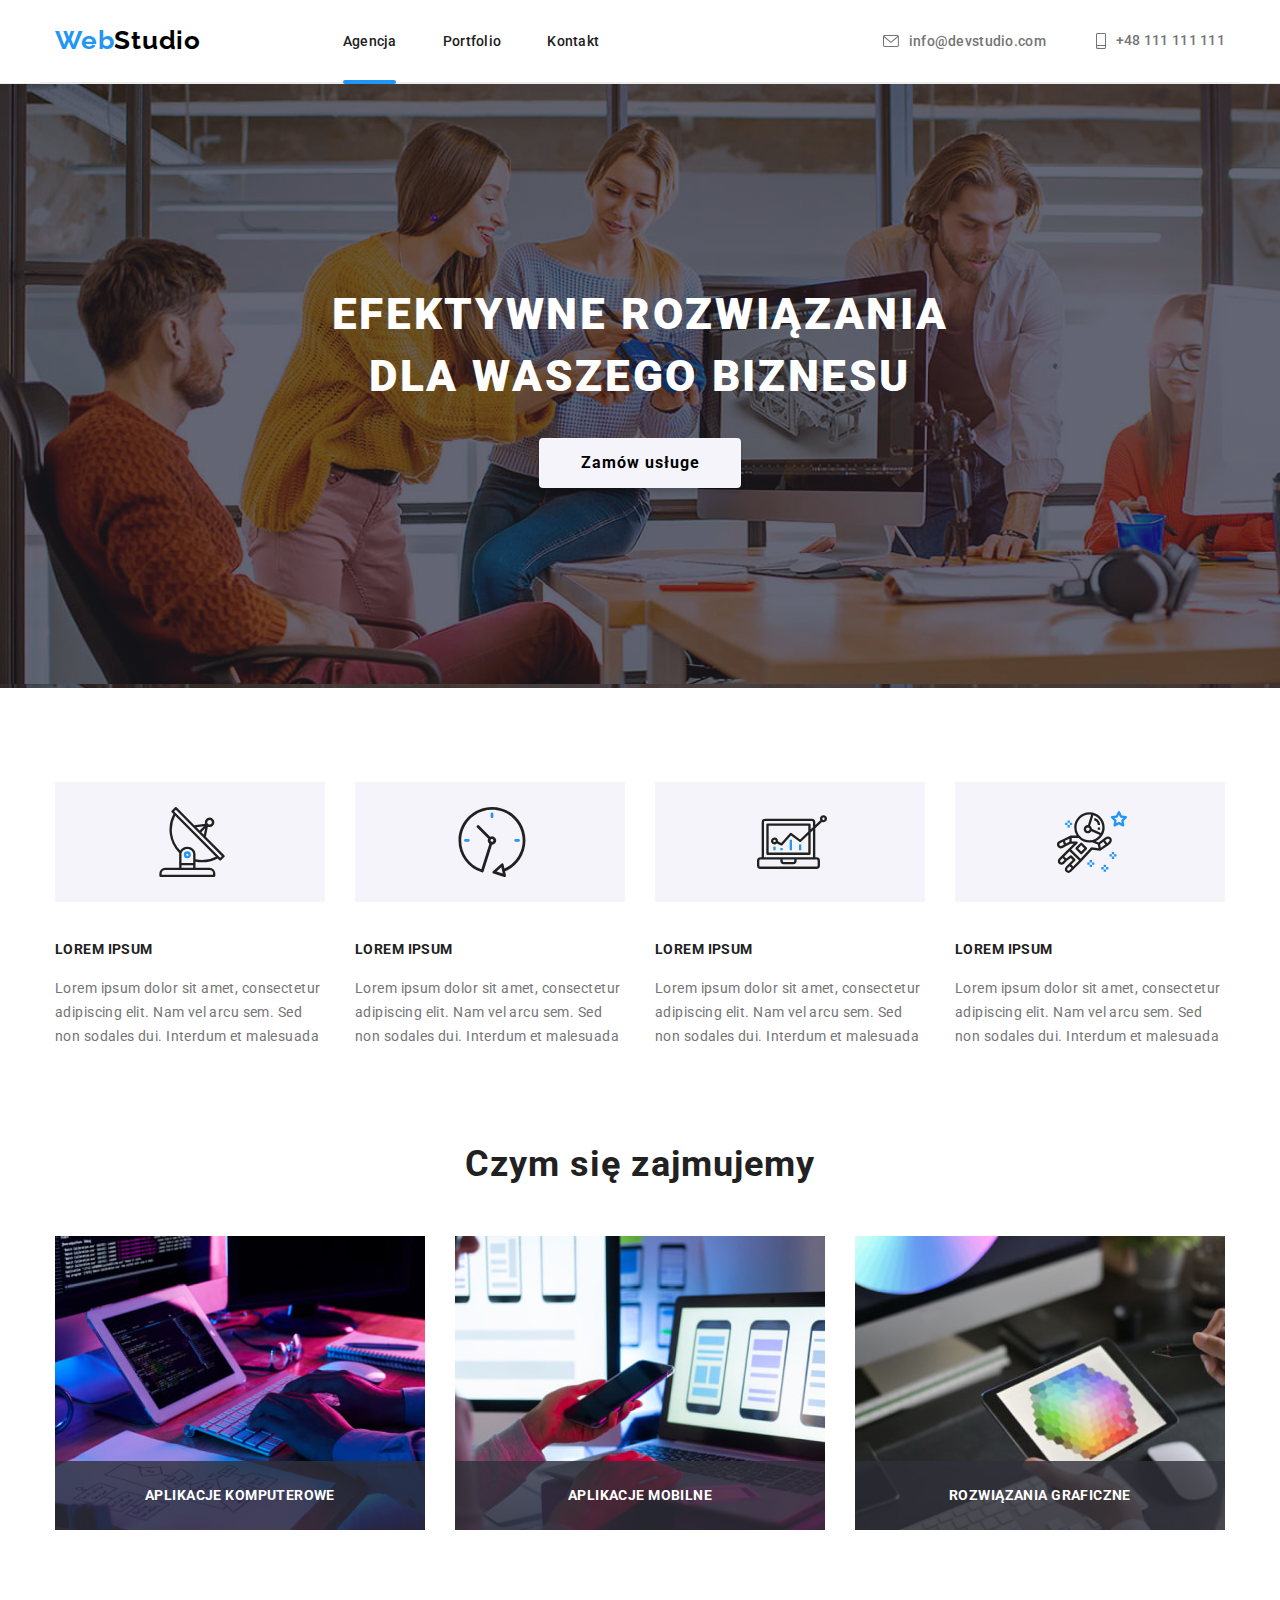
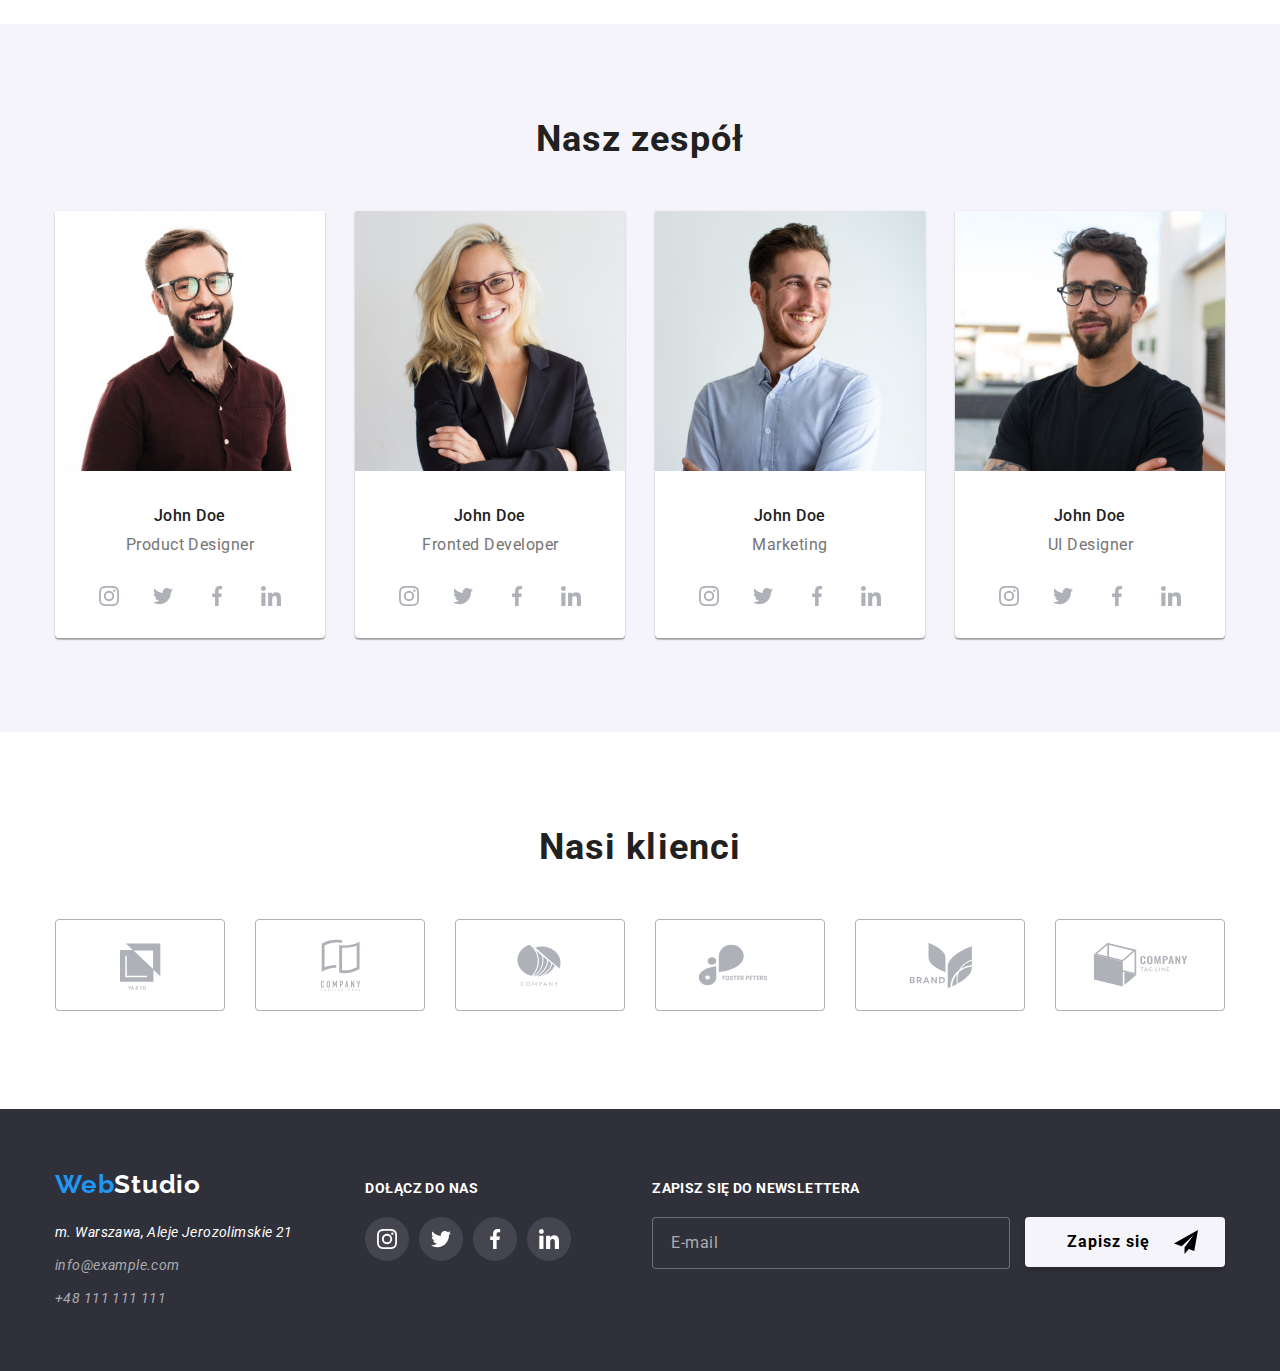
<file: index.html>
<!DOCTYPE html>
<html lang="pl">
  <head>
    <meta charset="UTF-8" />
    <meta http-equiv="X-UA-Compatible" content="IE=edge" />
    <meta name="viewport" content="width=device-width, initial-scale=1.0" />
    <title>EFEKTYWNE ROZWIĄZANIA DLA WASZEGO BIZNESU</title>
    <link rel="preconnect" href="https://fonts.googleapis.com" />
    <link rel="preconnect" href="https://fonts.gstatic.com" crossorigin />
    <link
      href="https://fonts.googleapis.com/css2?family=Raleway:wght@700&family=Roboto:wght@400;500;700;900&display=swap"
      rel="stylesheet"
    />
    <link rel="stylesheet" href="./css/modern-normalize.min.css" />

    <link rel="stylesheet" href="./css/styles.css" />
  </head>
  <body>
    <header class="header-border">
      <div class="container nav-list">
        <nav class="nav-list-logo">
          <a href="./index.html" class="link-nav"
            ><span class="logo-web">Web</span
            ><span class="logo-studio-header">Studio</span></a
          >
        </nav>
        <ul class="nav-list-menu">
          <li>
            <div class="main-nav-underline">
              <a class="link-nav" href="./index.html">Agencja</a>
            </div>
          </li>
          <li><a class="link-nav" href="./portfolio.html">Portfolio</a></li>
          <li><a class="link-nav" href="#">Kontakt</a></li>
        </ul>
        <ul class="nav-list-contact">
          <li>
            <a href="mailto:info@devstudio.com" class="mail-header">
              <svg width="16" height="12">
                <use href="./images/icons.svg#icon-envelope"></use>
              </svg>
              info@devstudio.com
            </a>
          </li>
          <li>
            <a href="tel:48111111111" class="tel-header">
              <svg width="10" height="16">
                <use href="./images/icons.svg#icon-smartphone"></use>
              </svg>
              +48 111 111 111
            </a>
          </li>
        </ul>
      </div>
    </header>
    <!--Menu-->
    <section class="main-header-box">
      <div class="main-header-box-inside container">
        <h1 class="main-header">Efektywne rozwiązania dla waszego biznesu</h1>
        <button data-modal-open type="button" class="button-main button-agency">
          Zamów usługe
        </button>
      </div>
      <div class="backdrop is-hidden" data-modal>
        <div class="modal">
          <button type="button" class="button-close" data-modal-close>
            <svg width="18" height="18" class="close-icon-style">
              <use href="./images/icons.svg#icon-close"></use>
            </svg>
          </button>
          <form name="contact-data-form">
            <h3 class="header-form">Zostaw swoje dane w formularzu poniżej</h3>
            <label for="name" class="contact-label">Imie</label>
            <label class="contact-data-form">
              <svg width="18" height="18">
                <use href="./images/icons.svg#icon-person"></use>
              </svg>
              <input type="text" name="username" class="input-name" id="name" />
            </label>
            <label for="tel" class="contact-label">Telefon</label>
            <label class="contact-data-form">
              <svg width="18" height="18">
                <use href="./images/icons.svg#icon-phone"></use>
              </svg>
              <input type="tel" name="phone" class="input-name" id="tel" />
            </label>
            <label for="email" class="contact-label">Email</label>
            <label class="contact-data-form">
              <svg width="18" height="18">
                <use href="./images/icons.svg#icon-email"></use>
              </svg>
              <input type="email" name="email" class="input-name" id="email" />
            </label>
            <label for="comment" class="contact-label">Komentarz</label>
            <label class="contact-data-comment">
              <textarea
                name="comment"
                class="textarea"
                placeholder="Wprowadź tekst"
                id="comment"
              ></textarea>
            </label>
            <div class="regulation-box">
              <div class="checkbox">
                <input type="checkbox" id="regulation" />
                <svg width="16" height="15" class="icon">
                  <use href="./images/icons.svg#icon-vector"></use>
                </svg>
              </div>
              <label for="regulation" class="regulation"
                >Oświadczam iż akceptuję
                <a href="#" class="regulation-color-link">Regulamin</a> i
                <a href="#" class="regulation-color-link"
                  >Politykę Prywatności.</a
                ></label
              >
            </div>
            <div class="button-submit-box">
              <button type="submit" class="button-submit button-agency">
                Wyślij
              </button>
            </div>
          </form>
        </div>
      </div>
    </section>
    <!--Nasze atuty-->
    <section class="container advantages-box">
      <div class="advantages-box-inside">
        <a class="advantages-icon-background">
          <svg width="70" height="70" class="advantages-icon-style">
            <use href="./images/icons.svg#icon-antenna"></use>
          </svg>
        </a>
        <h3 class="third-header">Lorem ipsum</h3>
        <p class="description">
          Lorem ipsum dolor sit amet, consectetur adipiscing elit. Nam vel arcu
          sem. Sed non sodales dui. Interdum et malesuada
        </p>
      </div>
      <div class="advantages-box-inside">
        <a class="advantages-icon-background">
          <svg width="70" height="70" class="advantages-icon-style">
            <use href="./images/icons.svg#icon-clock"></use>
          </svg>
        </a>
        <h3 class="third-header">Lorem ipsum</h3>
        <p class="description">
          Lorem ipsum dolor sit amet, consectetur adipiscing elit. Nam vel arcu
          sem. Sed non sodales dui. Interdum et malesuada
        </p>
      </div>
      <div class="advantages-box-inside">
        <a class="advantages-icon-background">
          <svg width="70" height="70" class="advantages-icon-style">
            <use href="./images/icons.svg#icon-diagram"></use>
          </svg>
        </a>
        <h3 class="third-header">Lorem ipsum</h3>
        <p class="description">
          Lorem ipsum dolor sit amet, consectetur adipiscing elit. Nam vel arcu
          sem. Sed non sodales dui. Interdum et malesuada
        </p>
      </div>
      <div class="advantages-box-inside">
        <a class="advantages-icon-background">
          <svg width="70" height="70" class="advantages-icon-style">
            <use href="./images/icons.svg#icon-astronaut"></use>
          </svg>
        </a>
        <h3 class="third-header">Lorem ipsum</h3>
        <p class="description">
          Lorem ipsum dolor sit amet, consectetur adipiscing elit. Nam vel arcu
          sem. Sed non sodales dui. Interdum et malesuada
        </p>
      </div>
    </section>
    <!--Czym się zajmujemy-->
    <section>
      <div class="container activity-header-box">
        <h2 class="activity-header">Czym się zajmujemy</h2>
      </div>
      <div class="container">
        <ul class="card-activity">
          <li class="images-activity-style">
            <img
              src="./images/aboutus/img1.jpg"
              alt="ręce człowieka piszące kod na komputerze"
              width="370"
              height="294"
            />
            <p class="image-desktop-app">Aplikacje komputerowe</p>
          </li>
          <li class="images-activity-style">
            <img
              src="./images/aboutus/img2.jpg"
              alt="ręce człowieka trzymające telefon"
              width="370"
              height="294"
            />
            <p class="image-mobile-app">Aplikacje mobilne</p>
          </li>
          <li class="images-activity-style">
            <img
              src="./images/aboutus/img3.jpg"
              alt="ręce człowieka trzymające tablet z paletą kolorów"
              width="370"
              height="294"
            />
            <p class="image-graphic">Rozwiązania graficzne</p>
          </li>
        </ul>
      </div>
    </section>
    <!--Nasz zespoł-->
    <section class="team-box">
      <div class="container">
        <h2 class="team-header">Nasz zespół</h2>
        <ul class="card-team">
          <li class="card-team-style">
            <img
              src="./images/team/JohnDoe1.jpg"
              alt="zdjęcie Product Designer "
              width="270"
              height="260"
            />
            <p class="team-names">John Doe</p>
            <p class="job-title-1">Product Designer</p>
            <div class="social-icon-box">
              <a class="social-icon">
                <svg width="20" height="20">
                  <use href="./images/icons.svg#icon-instagram"></use>
                </svg>
              </a>
              <a class="social-icon">
                <svg width="20" height="20">
                  <use href="./images/icons.svg#icon-twitter"></use>
                </svg>
              </a>
              <a class="social-icon">
                <svg width="20" height="20">
                  <use href="./images/icons.svg#icon-facebook"></use>
                </svg>
              </a>
              <a class="social-icon">
                <svg width="20" height="20">
                  <use href="./images/icons.svg#icon-linkedin"></use>
                </svg>
              </a>
            </div>
          </li>
          <li class="card-team-style">
            <img
              src="./images/team/JohnDoe2.jpg"
              alt="zdjęcie Fronted Developer"
              width="270"
              height="260"
            />
            <p class="team-names">John Doe</p>
            <p class="job-title-2">Fronted Developer</p>
            <div class="social-icon-box">
              <a class="social-icon">
                <svg width="20" height="20">
                  <use href="./images/icons.svg#icon-instagram"></use>
                </svg>
              </a>
              <a class="social-icon">
                <svg width="20" height="20">
                  <use href="./images/icons.svg#icon-twitter"></use>
                </svg>
              </a>
              <a class="social-icon">
                <svg width="20" height="20">
                  <use href="./images/icons.svg#icon-facebook"></use>
                </svg>
              </a>
              <a class="social-icon">
                <svg width="20" height="20">
                  <use href="./images/icons.svg#icon-linkedin"></use>
                </svg>
              </a>
            </div>
          </li>
          <li class="card-team-style">
            <img
              src="./images/team/JohnDoe3.jpg"
              alt="Zdjęcie Marketingowca"
              width="270"
              height="260"
            />
            <p class="team-names">John Doe</p>
            <p class="job-title-3">Marketing</p>
            <div class="social-icon-box">
              <a class="social-icon">
                <svg width="20" height="20">
                  <use href="./images/icons.svg#icon-instagram"></use>
                </svg>
              </a>
              <a class="social-icon">
                <svg width="20" height="20">
                  <use href="./images/icons.svg#icon-twitter"></use>
                </svg>
              </a>
              <a class="social-icon">
                <svg width="20" height="20">
                  <use href="./images/icons.svg#icon-facebook"></use>
                </svg>
              </a>
              <a class="social-icon">
                <svg width="20" height="20">
                  <use href="./images/icons.svg#icon-linkedin"></use>
                </svg>
              </a>
            </div>
          </li>
          <li class="card-team-style">
            <img
              src="./images/team/JohnDoe4.jpg"
              alt="Zdjęcie UI Designer"
              width="270"
              height="260"
            />
            <p class="team-names">John Doe</p>
            <p class="job-title-4">UI Designer</p>
            <div class="social-icon-box">
              <a class="social-icon">
                <svg width="20" height="20">
                  <use href="./images/icons.svg#icon-instagram"></use>
                </svg>
              </a>
              <a class="social-icon">
                <svg width="20" height="20">
                  <use href="./images/icons.svg#icon-twitter"></use>
                </svg>
              </a>
              <a class="social-icon">
                <svg width="20" height="20">
                  <use href="./images/icons.svg#icon-facebook"></use>
                </svg>
              </a>
              <a class="social-icon">
                <svg width="20" height="20">
                  <use href="./images/icons.svg#icon-linkedin"></use>
                </svg>
              </a>
            </div>
          </li>
        </ul>
      </div>
    </section>

    <!--Nasi Klienci-->
    <section>
      <div class="container">
        <h2 class="client-header">Nasi klienci</h2>
        <ul class="client-icon-box">
          <li>
            <svg
              href="#"
              width="170"
              height="92"
              class="client-icon"
              tabinex="0"
            >
              <use
                href="./images/icons.svg#icon-Logo"
                x="32"
                y="16"
                width="106"
                height="60"
              ></use>
            </svg>
          </li>
          <li>
            <svg
              href="#"
              width="170"
              height="92"
              class="client-icon"
              tabinex="0"
            >
              <use
                href="./images/icons.svg#icon-Logo-1"
                x="32"
                y="16"
                width="106"
                height="60"
              ></use>
            </svg>
          </li>
          <li>
            <svg
              href="#"
              width="170"
              height="92"
              class="client-icon"
              tabinex="0"
            >
              <use
                href="./images/icons.svg#icon-Logo-2"
                x="32"
                y="16"
                width="106"
                height="60"
              ></use>
            </svg>
          </li>
          <li>
            <svg
              href="#"
              width="170"
              height="92"
              class="client-icon"
              tabinex="0"
            >
              <use
                href="./images/icons.svg#icon-Logo-3"
                x="32"
                y="16"
                width="106"
                height="60"
              ></use>
            </svg>
          </li>
          <li>
            <svg
              href="#"
              width="170"
              height="92"
              class="client-icon"
              tabinex="0"
            >
              <use
                href="./images/icons.svg#icon-Logo-4"
                x="32"
                y="16"
                width="106"
                height="60"
              ></use>
            </svg>
          </li>
          <li>
            <svg
              href="#"
              width="170"
              height="92"
              class="client-icon"
              tabinex="0"
            >
              <use
                href="./images/icons.svg#icon-Logo-5"
                x="32"
                y="16"
                width="106"
                height="60"
              ></use>
            </svg>
          </li>
        </ul>
      </div>
    </section>

    <footer class="footer-box">
      <div class="container footer-list-box">
        <div class="footer-contact-box">
          <a href="./index.html" class="link-footer"
            ><span class="logo-web">Web</span
            ><span class="logo-studio-footer">Studio</span></a
          >
          <address>
            <ul class="footer-list">
              <li class="address-footer-style">
                <a
                  class="link-footer"
                  href="https://goo.gl/maps/kKp96PenNTTpiVe27"
                  >m. Warszawa, Aleje Jerozolimskie 21</a
                >
              </li>
              <li class="mail-footer-style">
                <a class="contact-footer" href="mailto:info@example.com"
                  >info@example.com</a
                >
              </li>
              <li>
                <a class="contact-footer" href="tel:48111111111"
                  >+48 111 111 111</a
                >
              </li>
            </ul>
          </address>
        </div>
        <div class="footer-icon-box">
          <h3 class="social-header">Dołącz do nas</h3>
          <div class="footer-icon-box-inside">
            <a class="icon-instagram-style">
              <svg width="20" height="20">
                <use href="./images/icons.svg#icon-instagram"></use>
              </svg>
            </a>
            <a class="icon-twitter-style">
              <svg width="20" height="20">
                <use href="./images/icons.svg#icon-twitter"></use>
              </svg>
            </a>
            <a class="icon-facebook-style">
              <svg width="20" height="20">
                <use href="./images/icons.svg#icon-facebook"></use>
              </svg>
            </a>
            <a class="icon-linkedin-style">
              <svg width="20" height="20">
                <use href="./images/icons.svg#icon-linkedin"></use>
              </svg>
            </a>
          </div>
        </div>
        <div class="newsletter-main-box">
          <div class="newsletter-box-form">
            <h3 class="newsletter-header">Zapisz się do newslettera</h3>
            <form>
              <label class="email-newsletter"
                ><input
                  type="email"
                  name="email-newsletter"
                  placeholder="E-mail"
                  class="input-newsletter"
              /></label>
            </form>
          </div>
        </div>
        <div class="newsletter-box-button">
          <button type="submit" class="button-newsletter button-agency">
            Zapisz się
            <svg width="24" height="24" class="icon-send-style">
              <use href="./images/icons.svg#icon-send"></use>
            </svg>
          </button>
        </div>
      </div>
    </footer>
    <script src="./modal.js"></script>
  </body>
</html>
</file>
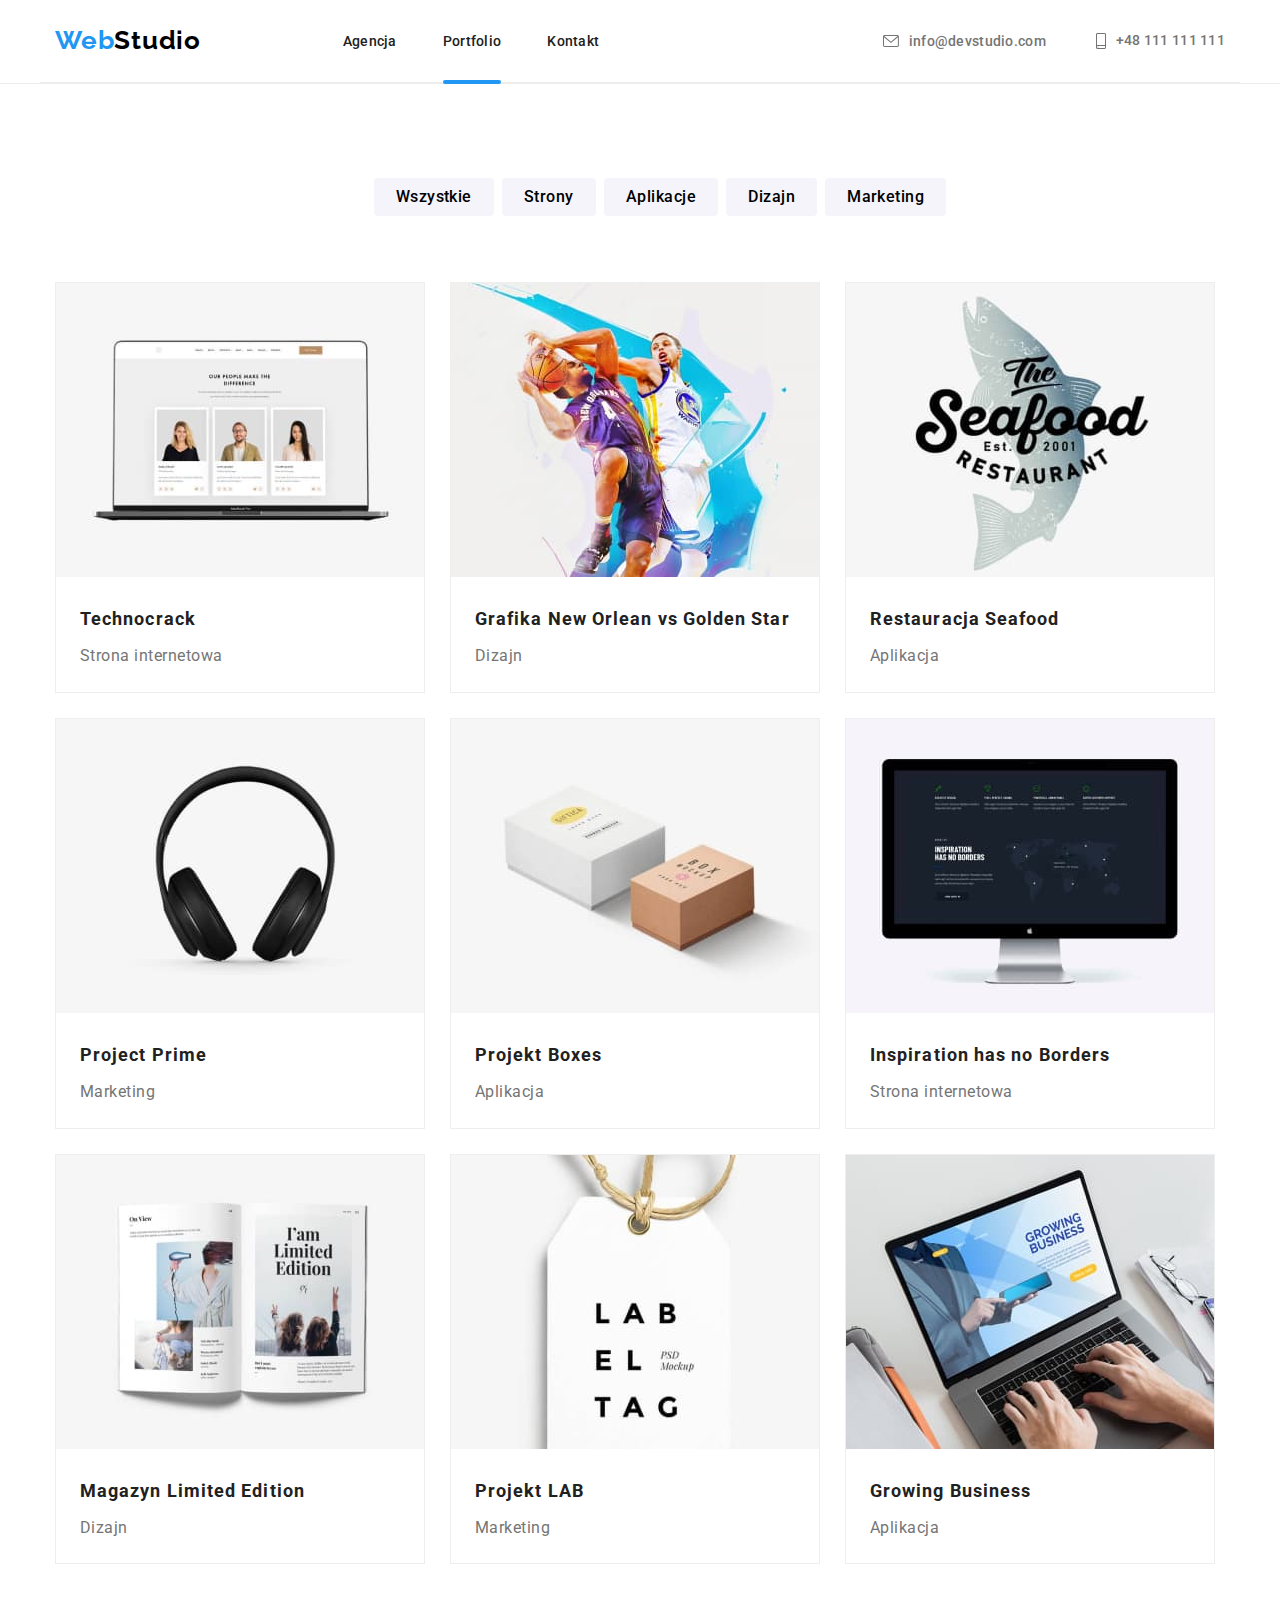
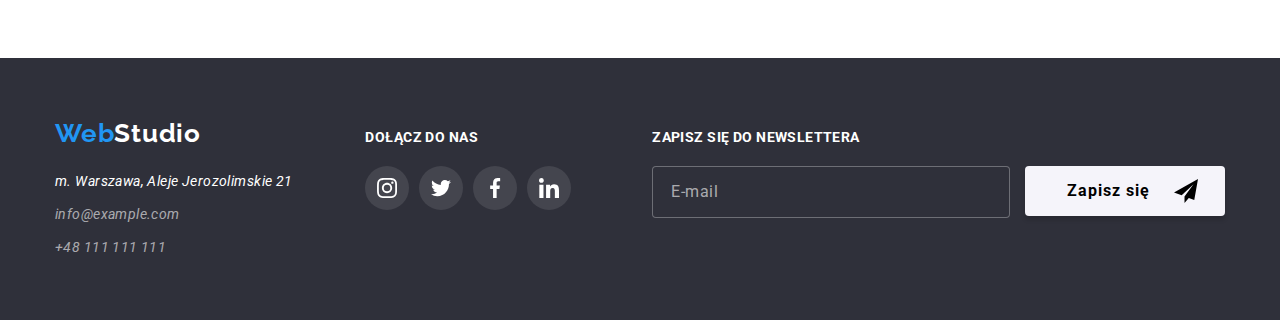
<file: portfolio.html>
<!DOCTYPE html>
<html lang="pl">
  <head>
    <meta charset="UTF-8" />
    <meta http-equiv="X-UA-Compatible" content="IE=edge" />
    <meta name="viewport" content="width=device-width, initial-scale=1.0" />
    <title>PORTFOLIO</title>
    <link rel="preconnect" href="https://fonts.googleapis.com" />
    <link rel="preconnect" href="https://fonts.gstatic.com" crossorigin />
    <link
      href="https://fonts.googleapis.com/css2?family=Raleway:wght@700&family=Roboto:wght@400;500;700;900&display=swap"
      rel="stylesheet"
    />
    <link rel="stylesheet" href="./css/modern-normalize.min.css" />

    <link rel="stylesheet" href="./css/styles.css" />
  </head>
  <body>
    <header class="header-border">
      <div class="container nav-list">
        <nav class="nav-list-logo">
          <a href="./index.html" class="link-nav"
            ><span class="logo-web">Web</span
            ><span class="logo-studio-header">Studio</span></a
          >
        </nav>
        <ul class="nav-list-menu">
          <li>
            <a class="link-nav" href="./index.html">Agencja</a>
          </li>
          <li>
            <div class="portfolio-nav-underline">
              <a class="link-nav" href="./portfolio.html">Portfolio</a>
            </div>
          </li>
          <li><a class="link-nav" href="#">Kontakt</a></li>
        </ul>
        <ul class="nav-list-contact">
          <li>
            <a href="mailto:info@devstudio.com" class="mail-header">
              <svg width="16" height="12">
                <use href="./images/icons.svg#icon-envelope"></use>
              </svg>
              info@devstudio.com
            </a>
          </li>
          <li>
            <a href="tel:48111111111" class="tel-header">
              <svg width="10" height="16">
                <use href="./images/icons.svg#icon-smartphone"></use>
              </svg>
              +48 111 111 111
            </a>
          </li>
        </ul>
      </div>
    </header>
    <!--Menu-->
    <div clas="container ">
      <ul class="menu-portfolio-list">
        <li>
          <button class="button-nav" type="button">Wszystkie</button>
        </li>
        <li>
          <button class="button-nav" type="button">Strony</button>
        </li>
        <li>
          <button class="button-nav" type="button">Aplikacje</button>
        </li>
        <li>
          <button class="button-nav" type="button">Dizajn</button>
        </li>
        <li>
          <button class="button-nav" type="button">Marketing</button>
        </li>
      </ul>
    </div>
    <!--Projekty-->
    <section>
      <div class="container">
        <ul class="card-portfolio">
          <li class="card-portfolio-style">
            <div class="images-portfolio-box">
              <img
                src="./images/portfolio/Technocrack.jpg"
                alt="Strona internetowa pokazana w ekranie laptopa"
                width="370"
                height="294"
              />
              <p class="card-portfolio-description">
                Technocrack jest popularną platformą wykorzystywaną do
                rozpowszechniania koronawirusa. Firmy wykorzystują tę platformę
                do celów szpiegowskich i ataków na niezabezpieczone serwery
                konkurencji.
              </p>
            </div>
            <p class="projects-title">Technocrack</p>
            <p class="projects-type">Strona internetowa</p>
          </li>
          <li class="card-portfolio-style">
            <div class="images-portfolio-box">
              <img
                src="./images/portfolio/grafikaneworlean.jpg"
                alt="Dwóch mężczyzn grających w koszykówkę"
                width="370"
                height="294"
              />
              <p class="card-portfolio-description">
                Technocrack jest popularną platformą wykorzystywaną do
                rozpowszechniania koronawirusa. Firmy wykorzystują tę platformę
                do celów szpiegowskich i ataków na niezabezpieczone serwery
                konkurencji.
              </p>
            </div>
            <p class="projects-title">Grafika New Orlean vs Golden Star</p>
            <p class="projects-type">Dizajn</p>
          </li>
          <li class="card-portfolio-style">
            <div class="images-portfolio-box">
              <img
                src="./images/portfolio/seafood.jpg"
                alt="Logo aplikacji dla restauracji Seafood"
                width="370"
                height="294"
              />
              <p class="card-portfolio-description">
                Technocrack jest popularną platformą wykorzystywaną do
                rozpowszechniania koronawirusa. Firmy wykorzystują tę platformę
                do celów szpiegowskich i ataków na niezabezpieczone serwery
                konkurencji.
              </p>
            </div>
            <p class="projects-title">Restauracja Seafood</p>
            <p class="projects-type">Aplikacja</p>
          </li>
          <li class="card-portfolio-style">
            <div class="images-portfolio-box">
              <img
                src="./images/portfolio/prime.jpg"
                alt="Czarne słuchawki nauszne"
                width="370"
                height="294"
              />
              <p class="card-portfolio-description">
                Technocrack jest popularną platformą wykorzystywaną do
                rozpowszechniania koronawirusa. Firmy wykorzystują tę platformę
                do celów szpiegowskich i ataków na niezabezpieczone serwery
                konkurencji.
              </p>
            </div>
            <p class="projects-title">Project Prime</p>
            <p class="projects-type">Marketing</p>
          </li>
          <li class="card-portfolio-style">
            <div class="images-portfolio-box">
              <img
                src="./images/portfolio/box.jpg"
                alt="Dwa pudełka ułożone prostopadle do siebie"
                width="370"
                height="294"
              />
              <p class="card-portfolio-description">
                Technocrack jest popularną platformą wykorzystywaną do
                rozpowszechniania koronawirusa. Firmy wykorzystują tę platformę
                do celów szpiegowskich i ataków na niezabezpieczone serwery
                konkurencji.
              </p>
            </div>
            <p class="projects-title">Projekt Boxes</p>
            <p class="projects-type">Aplikacja</p>
          </li>
          <li class="card-portfolio-style">
            <div class="images-portfolio-box">
              <img
                src="./images/portfolio/inspirationhasnoborders.jpg"
                alt="Strona internetowa pokazana w ekranie komputera"
                width="370"
                height="294"
              />
              <p class="card-portfolio-description">
                Technocrack jest popularną platformą wykorzystywaną do
                rozpowszechniania koronawirusa. Firmy wykorzystują tę platformę
                do celów szpiegowskich i ataków na niezabezpieczone serwery
                konkurencji.
              </p>
            </div>
            <p class="projects-title">Inspiration has no Borders</p>
            <p class="projects-type">Strona internetowa</p>
          </li>
          <li class="card-portfolio-style">
            <div class="images-portfolio-box">
              <img
                src="./images/portfolio/magazinelimitededition.jpg"
                alt="Magazn w wersji papierowej ze zdjęciami damskich włosów"
                width="370"
                height="294"
              />
              <p class="card-portfolio-description">
                Technocrack jest popularną platformą wykorzystywaną do
                rozpowszechniania koronawirusa. Firmy wykorzystują tę platformę
                do celów szpiegowskich i ataków na niezabezpieczone serwery
                konkurencji.
              </p>
            </div>
            <p class="projects-title">Magazyn Limited Edition</p>
            <p class="projects-type">Dizajn</p>
          </li>
          <li class="card-portfolio-style">
            <div class="images-portfolio-box">
              <img
                src="./images/portfolio/projectlab.jpg"
                alt="Biała metka z napisem Lab el tag"
                width="370"
                height="294"
              />
              <p class="card-portfolio-description">
                Technocrack jest popularną platformą wykorzystywaną do
                rozpowszechniania koronawirusa. Firmy wykorzystują tę platformę
                do celów szpiegowskich i ataków na niezabezpieczone serwery
                konkurencji.
              </p>
            </div>
            <p class="projects-title">Projekt LAB</p>
            <p class="projects-type">Marketing</p>
          </li>
          <li class="card-portfolio-style">
            <div class="images-portfolio-box">
              <img
                src="./images/portfolio/growingbusiness.jpg"
                alt="Strona główna aplikacji dla firmy Growing Business"
                width="370"
                height="294"
              />
              <p class="card-portfolio-description">
                Technocrack jest popularną platformą wykorzystywaną do
                rozpowszechniania koronawirusa. Firmy wykorzystują tę platformę
                do celów szpiegowskich i ataków na niezabezpieczone serwery
                konkurencji.
              </p>
            </div>
            <p class="projects-title">Growing Business</p>
            <p class="projects-type">Aplikacja</p>
          </li>
        </ul>
      </div>
    </section>

    <footer class="footer-box">
      <div class="container footer-list-box">
        <div class="footer-contact-box">
          <a href="./index.html" class="link-footer"
            ><span class="logo-web">Web</span
            ><span class="logo-studio-footer">Studio</span></a
          >
          <address>
            <ul class="footer-list">
              <li class="address-footer-style">
                <a
                  class="link-footer"
                  href="https://goo.gl/maps/kKp96PenNTTpiVe27"
                  >m. Warszawa, Aleje Jerozolimskie 21</a
                >
              </li>
              <li class="mail-footer-style">
                <a class="contact-footer" href="mailto:info@example.com"
                  >info@example.com</a
                >
              </li>
              <li>
                <a class="contact-footer" href="tel:48111111111"
                  >+48 111 111 111</a
                >
              </li>
            </ul>
          </address>
        </div>
        <div class="footer-icon-box">
          <h3 class="social-header">Dołącz do nas</h3>
          <div class="footer-icon-box-inside">
            <a class="icon-instagram-style">
              <svg width="20" height="20">
                <use href="./images/icons.svg#icon-instagram"></use>
              </svg>
            </a>
            <a class="icon-twitter-style">
              <svg width="20" height="20">
                <use href="./images/icons.svg#icon-twitter"></use>
              </svg>
            </a>
            <a class="icon-facebook-style">
              <svg width="20" height="20">
                <use href="./images/icons.svg#icon-facebook"></use>
              </svg>
            </a>
            <a class="icon-linkedin-style">
              <svg width="20" height="20">
                <use href="./images/icons.svg#icon-linkedin"></use>
              </svg>
            </a>
          </div>
        </div>
        <div class="newsletter-main-box">
          <div class="newsletter-box-form">
            <h3 class="newsletter-header">Zapisz się do newslettera</h3>
            <form>
              <label class="email-newsletter"
                ><input
                  type="email"
                  name="email-newsletter"
                  placeholder="E-mail"
                  class="input-newsletter"
              /></label>
            </form>
          </div>
        </div>
        <div class="newsletter-box-button">
          <button type="submit" class="button-newsletter button-agency">
            Zapisz się
            <svg width="24" height="24" class="icon-send-style">
              <use href="./images/icons.svg#icon-send"></use>
            </svg>
          </button>
        </div>
      </div>
    </footer>
  </body>
</html>
</file>
<file: css/styles.css>
body {
  font-family: "Roboto";
  font-style: normal;
  color: #212121;
  margin: 0 auto;
}
:root {
  --brand-color: #2196f3;
  --font-color1: #212121;
  --font-color2: #ffffff;
}
.logo-web {
  color: var(--brand-color);
  font-family: "Raleway";
  font-weight: 700;
  font-size: 26px;
  line-height: 1.2;
  letter-spacing: 0.03em;
}
.logo-studio-header {
  color: #000000;
  font-family: "Raleway";
  font-weight: 700;
  font-size: 26px;
  line-height: 1.2;
  letter-spacing: 0.03em;
}
.logo-studio-footer {
  color: var(--font-color2);
  font-family: "Raleway";
  font-weight: 700;
  font-size: 26px;
  line-height: 1.2;
  letter-spacing: 0.03em;
}

.link-nav {
  color: var(--font-color1);
  font-weight: 500;
  font-size: 14px;
  line-height: 1.1;
  letter-spacing: 0.02em;
  text-decoration: none;
  transition-property: color;
  transition-duration: 250ms;
  transition-timing-function: cubic-bezier(0.4, 0, 0.2, 1);
}
.link-nav:hover,
.link-nav:focus {
  color: var(--brand-color);
}

.contact-footer {
  color: #ffffff99;
  font-weight: 400;
  font-size: 14px;
  line-height: 1.7;
  letter-spacing: 0.03em;
  text-decoration: none;
  transition-property: color;
  transition-duration: 250ms;
  transition-timing-function: cubic-bezier(0.4, 0, 0.2, 1);
}
.contact-footer:hover,
.contact-footer:focus {
  color: var(--brand-color);
}
.button-main {
  padding: 10px 41px 10px 42px;
}

.button-nav {
  font-family: "Roboto";
  background-color: #f5f4fa;
  border: none;
  border-radius: 4px;
  cursor: pointer;
  font-weight: 500;
  font-size: 16px;
  line-height: 1.6;
  text-align: center;
  letter-spacing: 0.03em;
  padding: 6px 22px 6px 22px;
  transition-property: color, background-color, box-shadow;
  transition-duration: 250ms;
  transition-timing-function: cubic-bezier(0.4, 0, 0.2, 1);
}
.button-nav:hover,
.button-nav:focus {
  background-color: var(--brand-color);
  color: var(--font-color2);
  box-shadow: 0px 4px 4px rgba(0, 0, 0, 0.15);
}
.main-header {
  color: var(--font-color2);
  font-weight: 900;
  font-size: 44px;
  line-height: 1.4;
  text-align: center;
  letter-spacing: 0.06em;
  text-transform: uppercase;
  max-width: 696px;
  margin-top: 0;
  margin-bottom: 30px;
}

.description {
  color: #757575;
  font-weight: 400;
  font-size: 14px;
  line-height: 1.7;
  letter-spacing: 0.03em;
  margin: 0;
}
.activity-header {
  font-weight: 700;
  font-size: 36px;
  line-height: 1.2;
  text-align: center;
  letter-spacing: 0.03em;
  margin: 0;
}
.team-header {
  font-weight: 700;
  font-size: 36px;
  line-height: 1.2;
  text-align: center;
  letter-spacing: 0.03em;
  margin: 0;
  padding-top: 94px;
  padding-bottom: 50px;
}
.third-header {
  font-weight: 700;
  font-size: 14px;
  line-height: 1.1;
  letter-spacing: 0.03em;
  text-transform: uppercase;
  margin: 0;
  padding-top: 30px;
  padding-bottom: 10px;
}
.team-names {
  font-weight: 500;
  font-size: 16px;
  line-height: 1.2;
  letter-spacing: 0.03em;
  padding: 30px 99px 10px 99px;
  margin: 0;
}
.job-title-1 {
  color: #757575;
  font-weight: 400;
  font-size: 16px;
  line-height: 1.2;
  letter-spacing: 0.03em;
  padding: 0px 70px 0px 70px;
  text-align: center;
  white-space: nowrap;
  margin: 0;
}

.job-title-2 {
  color: #757575;
  font-weight: 400;
  font-size: 16px;
  line-height: 1.2;
  letter-spacing: 0.03em;
  padding: 0px 61px 0px 62px;
  text-align: center;
  white-space: nowrap;
  margin: 0;
}

.job-title-3 {
  color: #757575;
  font-weight: 400;
  font-size: 16px;
  line-height: 1.2;
  letter-spacing: 0.03em;
  padding: 0px 97px 0px 97px;
  text-align: center;
  white-space: nowrap;
  margin: 0;
}

.job-title-4 {
  color: #757575;
  font-weight: 400;
  font-size: 16px;
  line-height: 1.2;
  letter-spacing: 0.03em;
  padding: 0px 91px 0px 92px;
  text-align: center;
  white-space: nowrap;
  margin: 0;
}

.projects-title {
  font-weight: 700;
  font-size: 18px;
  line-height: 2;
  letter-spacing: 0.06em;
  padding: 20px 24px 4px 24px;
  margin: 0;
}

.projects-type {
  color: #757575;
  font-weight: 400;
  font-size: 16px;
  line-height: 1.9;
  letter-spacing: 0.03em;
  padding: 0px 24px 20px 24px;
  margin: 0;
}
.footer-box {
  background: #2f303a;
}
.link-footer {
  color: var(--font-color2);
  font-weight: 400;
  font-size: 14px;
  line-height: 1.7;
  letter-spacing: 0.03em;
  text-decoration: none;
  transition-property: color;
  transition-duration: 250ms;
  transition-timing-function: cubic-bezier(0.4, 0, 0.2, 1);
}

.link-footer:hover,
.link-footer:focus {
  color: var(--brand-color);
}
.container {
  max-width: 1200px;
  margin: 0 auto;
  padding: 0px 15px;
}
.nav-list {
  display: flex;
  border-bottom: 1px solid #ececec;
  justify-content: space-between;
}
.nav-list-logo {
  display: flex;
  align-items: center;
  margin: 0;
  padding-top: 24px;
  padding-bottom: 25px;
  flex-grow: 1;
}
.nav-list-menu {
  display: flex;
  list-style-type: none;
  align-items: center;
  column-gap: 46px;
  padding-left: 0;
  padding-top: 32px;
  padding-bottom: 32px;
  margin: 0;
  flex-grow: 2;
}
.nav-list-contact {
  display: flex;
  list-style-type: none;
  align-items: center;
  column-gap: 50px;
  padding-left: 0;
  padding-top: 32px;
  padding-bottom: 32px;
  margin: 0;
}

.main-header-box {
  background-color: #2f303a;
  background-image: linear-gradient(to bottom, #2f303a66, #2f303a66),
    url("../images/main/mainimages.jpg");
  display: flex;
  flex-direction: column;
  align-items: center;
  justify-content: center;
  gap: 30px;
  padding-top: 200px;
  padding-bottom: 200px;
}
.main-header-box-inside {
  display: flex;
  flex-direction: column;
  align-items: center;
}
.advantages-box {
  display: flex;
  column-gap: 30px;
  margin: 0 auto;
}
.advantages-box-inside {
  display: flex;
  flex-wrap: wrap;
  list-style: none;
  margin-top: 94px;
  row-gap: 10px;
}
.activity-header-box {
  justify-content: center;
  margin-top: 94px;
}
.card-activity {
  display: flex;
  flex-wrap: nowrap;
  column-gap: 30px;
  padding: 0;
  justify-content: space-between;
  margin: 0;
  padding-top: 50px;
  padding-bottom: 94px;
}
.images-activity-style {
  flex-basis: calc((100%-60px) / 3);
  list-style: none;
  position: relative;
  max-width: 370px;
  max-height: 294px;
}
.team-box {
  background-color: #f5f4fa;
}
.card-team {
  display: flex;
  flex-wrap: nowrap;
  column-gap: 30px;
  margin: 0;
  padding: 0;
}
.card-team-style {
  flex-basis: calc((100%-90px) / 4);
  list-style: none;
  background-color: var(--font-color2);
  box-shadow: 0px 1px 3px rgba(0, 0, 0, 0.12), 0px 1px 1px rgba(0, 0, 0, 0.14),
    0px 2px 1px rgba(0, 0, 0, 0.2);
  border-radius: 0px 0px 4px 4px;
  margin-bottom: 94px;
}
.footer-list {
  list-style-type: none;
  padding-top: 20px;
  padding-left: 0px;
  margin: 0;
}
.footer-list-box {
  display: flex;
  justify-content: space-between;
}

.address-footer-style {
  padding-bottom: 9px;
}
.mail-footer-style {
  padding-bottom: 9px;
}
.menu-portfolio-list {
  display: flex;
  list-style: none;
  justify-content: center;
  column-gap: 8px;
  padding-top: 94px;
  padding-bottom: 50px;
  margin: 0;
}
.header-border {
  border-bottom: 1px solid #ececec;
  padding-top: 0px;
}
.card-portfolio {
  display: flex;
  flex-wrap: wrap;
  column-gap: 25px;
  row-gap: 25px;
  margin-bottom: 94px;
  padding: 0px;
}
.card-portfolio-style {
  list-style-type: none;
  border: 1px solid #eeeeee;
  flex-basis: calc((100% - 50px) / 3);
  cursor: pointer;
  max-width: 370px;
  transition-property: box-shadow;
  transition-duration: 250ms;
  transition-timing-function: cubic-bezier(0.4, 0, 0.2, 1);
}
.card-portfolio-style:hover,
.card-portfolio-style:focus {
  box-shadow: 0px 1px 1px rgba(0, 0, 0, 0.12), 0px 4px 4px rgba(0, 0, 0, 0.06),
    1px 4px 6px rgba(0, 0, 0, 0.16);
}
.portfolio-box {
  background-color: #ffffff;
}

.advantages-icon-background {
  width: 270px;
  height: 120px;
  background-color: #f5f4fa;
}
.advantages-icon-style {
  margin-top: 25px;
  margin-right: 102px;
  margin-bottom: 25px;
  margin-left: 102px;
}

.client-header {
  font-weight: 700;
  font-size: 36px;
  line-height: 1.2;
  text-align: center;
  letter-spacing: 0.03em;
  margin: 0;
  padding-top: 94px;
  padding-bottom: 50px;
}
.client-icon-box {
  border-radius: 4px;
  display: flex;
  list-style-type: none;
  column-gap: 30px;
  margin: 0;
  margin-bottom: 94px;
  padding: 0;
}
.client-icon {
  border: 1px solid #afb1b8;
  border-radius: 4px;
  fill: #afb1b8;
  cursor: pointer;
  transition-property: fill;
  transition-duration: 250ms;
  transition-timing-function: cubic-bezier(0.4, 0, 0.2, 1);
}
.client-icon:hover,
.client-icon:focus {
  fill: var(--brand-color);
  border: 1px solid var(--brand-color);
}

.social-icon {
  fill: #afb1b8;
  padding: 12px;
  display: flex;
  width: 44px;
  height: 44px;
  border-radius: 50%;
  transition-property: fill, background-color;
  transition-duration: 250ms;
  transition-timing-function: cubic-bezier(0.4, 0, 0.2, 1);
}
.social-icon:hover,
.social-icon:focus {
  fill: var(--font-color2);
  background-color: #2196f3;
  cursor: pointer;
}
.social-icon-box {
  margin: 20px 32px;
  display: flex;
  justify-content: space-between;
}

.social-header {
  text-transform: uppercase;
  color: var(--font-color2);
  font-weight: 700;
  font-size: 14px;
  line-height: 1.1;
  letter-spacing: 0.03em;
  margin: 0;
}
.footer-contact-box {
  padding-top: 60px;
  padding-bottom: 60px;
  margin-right: 70px;
}
.footer-icon-box {
  padding-top: 72px;
  display: inline-flexbox;
  margin-right: 78px;
}
.footer-icon-box-inside {
  display: flex;
  column-gap: 10px;
  padding-top: 20px;
  padding-bottom: 100px;
}
.icon-instagram-style {
  display: flex;
  fill: var(--font-color2);
  width: 44px;
  height: 44px;
  background-color: #ffffff1a;
  border-radius: 50%;
  padding: 12px;
  transition-property: fill, background-color;
  transition-duration: 250ms;
  transition-timing-function: cubic-bezier(0.4, 0, 0.2, 1);
}
.icon-instagram-style:hover,
.icon-instagram-style:focus {
  fill: var(--font-color2);
  border-radius: 50%;
  background-color: #2196f3;
  cursor: pointer;
}
.icon-twitter-style {
  display: flex;
  fill: var(--font-color2);
  width: 44px;
  height: 44px;
  background-color: #ffffff1a;
  border-radius: 50%;
  padding: 12px;
  transition-property: fill, background-color;
  transition-duration: 250ms;
  transition-timing-function: cubic-bezier(0.4, 0, 0.2, 1);
}
.icon-twitter-style:hover,
.icon-twitter-style:focus {
  fill: var(--font-color2);
  border-radius: 50%;
  background-color: #2196f3;
  cursor: pointer;
}
.icon-facebook-style {
  display: flex;
  fill: var(--font-color2);
  width: 44px;
  height: 44px;
  background-color: #ffffff1a;
  border-radius: 50%;
  padding: 12px;
  transition-property: fill, background-color;
  transition-duration: 250ms;
  transition-timing-function: cubic-bezier(0.4, 0, 0.2, 1);
}
.icon-facebook-style:hover,
.icon-facebook-style:focus {
  fill: var(--font-color2);
  border-radius: 50%;
  background-color: #2196f3;
  cursor: pointer;
}
.icon-linkedin-style {
  display: flex;
  fill: var(--font-color2);
  width: 44px;
  height: 44px;
  background-color: #ffffff1a;
  border-radius: 50%;
  padding: 12px;
  transition-property: fill, background-color;
  transition-duration: 250ms;
  transition-timing-function: cubic-bezier(0.4, 0, 0.2, 1);
}
.icon-linkedin-style:hover,
.icon-linkedin-style:focus {
  fill: var(--font-color2);
  border-radius: 50%;
  background-color: #2196f3;
  cursor: pointer;
}

.mail-header {
  color: #757575;
  fill: #757575;
  font-weight: 500;
  font-size: 14px;
  line-height: 1.1;
  letter-spacing: 0.02em;
  text-decoration: none;
  display: flex;
  column-gap: 10px;
  align-items: center;
  transition-property: fill, color;
  transition-duration: 250ms;
  transition-timing-function: cubic-bezier(0.4, 0, 0.2, 1);
}

.mail-header:hover,
.mail-header:focus {
  fill: var(--brand-color);
  color: var(--brand-color);
}
.tel-header {
  color: #757575;
  fill: #757575;
  font-weight: 500;
  font-size: 14px;
  line-height: 1.1;
  letter-spacing: 0.02em;
  text-decoration: none;
  display: flex;
  column-gap: 10px;
  align-items: center;
  transition-property: fill, color;
  transition-duration: 250ms;
  transition-timing-function: cubic-bezier(0.4, 0, 0.2, 1);
}
.tel-header:hover,
.tel-header:focus {
  fill: var(--brand-color);
  color: var(--brand-color);
}
.images-portfolio-box {
  position: relative;
  overflow: hidden;
}
.card-portfolio-description {
  font-weight: 400;
  font-size: 18px;
  line-height: 1.6;
  letter-spacing: 0.03em;
  color: var(--font-color2);
  padding: 49px 45px 29px 24px;
  position: absolute;
  left: 0;
  right: 0;
  top: 0;
  bottom: 0;
  background: rgba(33, 150, 243, 0.9);
  margin: 0;
  transform: translateY(101%);
  transition-property: transform;
  transition-duration: 250ms;
  transition-timing-function: cubic-bezier(0.4, 0, 0.2, 1);
}
.card-portfolio-style:hover .card-portfolio-description {
  transform: translateY(0);
}
.backdrop {
  position: fixed;
  top: 0;
  left: 0;
  right: 0;
  bottom: 0;
  width: 100%;
  height: 100%;
  background-color: rgba(0, 0, 0, 0.2);
  z-index: 2;
}
.is-hidden {
  visibility: hidden;
  opacity: 0;
  pointer-events: none;
}
.modal {
  width: 528px;
  position: relative;
  top: 50%;
  left: 50%;
  right: 50%;
  background: #ffffff;
  box-shadow: 0px 1px 3px rgba(0, 0, 0, 0.12), 0px 1px 1px rgba(0, 0, 0, 0.14),
    0px 2px 1px rgba(0, 0, 0, 0.2);
  border-radius: 4px;
  margin: 0px;
  transform: translate(-50%, -50%) scale(1);
  transition-property: transform;
  transition-duration: 0.6s;
  transition-timing-function: ease-in;
  padding: 40px 40px 40px 40px;
}
.button-close {
  width: 30px;
  height: 30px;
  border-radius: 50%;
  border: 1px solid rgba(0, 0, 0, 0.1);
  background: var(--font-color2);
  display: flex;
  align-items: center;
  position: absolute;
  top: 8px;
  right: 8px;
  transition-property: fill, border;
  transition-duration: 250ms;
  transition-timing-function: cubic-bezier(0.4, 0, 0.2, 1);
}
.button-close:hover {
  cursor: pointer;
  fill: var(--brand-color);
  border: 1px solid var(--brand-color);
}

.close-icon-style {
  padding: 9px, 9px, 10px, 10px;
}
.is-hidden .modal {
  transform: translate(0%, 0%) scale(0);
}
.main-nav-underline {
  position: relative;
}
.main-nav-underline::after {
  content: "";
  position: absolute;
  top: 48px;
  left: 0;
  width: 53px;
  height: 4px;
  border-radius: 2px;
  background-color: var(--brand-color);
}
.portfolio-nav-underline {
  position: relative;
}
.portfolio-nav-underline::after {
  content: "";
  position: absolute;
  top: 48px;
  left: 0;
  width: 58px;
  height: 4px;
  border-radius: 2px;
  background-color: var(--brand-color);
}
.image-desktop-app {
  position: absolute;
  bottom: 0;
  left: 0;
  right: 0;
  background-color: rgba(47, 48, 58, 0.8);
  color: var(--font-color2);
  text-align: center;
  padding: 27px 90px 27px 90px;
  font-weight: 700;
  font-size: 14px;
  line-height: 1.1;
  letter-spacing: 0.03em;
  margin: 0;
  text-transform: uppercase;
}
.image-mobile-app {
  position: absolute;
  bottom: 0;
  left: 0;
  right: 0;
  background-color: rgba(47, 48, 58, 0.8);
  color: var(--font-color2);
  text-align: center;
  padding: 27px 90px 27px 90px;
  font-weight: 700;
  font-size: 14px;
  line-height: 1.1;
  letter-spacing: 0.03em;
  margin: 0;
  text-transform: uppercase;
}
.image-graphic {
  position: absolute;
  bottom: 0;
  left: 0;
  right: 0;
  background-color: rgba(47, 48, 58, 0.8);
  color: var(--font-color2);
  text-align: center;
  padding: 27px 90px 27px 90px;
  font-weight: 700;
  font-size: 14px;
  line-height: 1.1;
  letter-spacing: 0.03em;
  margin: 0;
  text-transform: uppercase;
}
.contact-label {
  font-weight: 400;
  font-size: 12px;
  line-height: 1.2;
  letter-spacing: 0.01em;
  color: #757575;
  display: flex;
  margin-bottom: 4px;
  margin-top: 10px;
}
.contact-data-form {
  display: flex;
  border: 1px solid rgba(33, 33, 33, 0.2);
  border-radius: 4px;
  padding: 11px 0px 11px 12px;
  max-height: 40px;
  transition-property: border-color, fill;
  transition-duration: 250ms;
  transition-timing-function: cubic-bezier(0.4, 0, 0.2, 1);
}
.input-name {
  border: none;
  width: 100%;
}
.input-name:focus,
.input-name:hover {
  outline: none;
}
.contact-data-form:focus-within,
.contact-data-comment:focus-within {
  border-color: var(--brand-color);
  fill: var(--brand-color);
}
.textarea {
  resize: none;
  border: none;
  width: 416px;
  height: 96px;
  margin: 12px 16px 12px 16px;
  padding: 0;
}
.textarea:focus,
.textarea:hover {
  outline: none;
  border: none;
}

.contact-data-comment {
  display: flex;
  border: 1px solid rgba(33, 33, 33, 0.2);
  border-radius: 4px;
  height: 120px;
  transition-property: border-color, fill;
  transition-duration: 250ms;
  transition-timing-function: cubic-bezier(0.4, 0, 0.2, 1);
}
.textarea::placeholder {
  color: rgba(117, 117, 117, 0.5);
  font-weight: 400;
  font-size: 12px;
  font-family: "Roboto";
  font-style: normal;
  line-height: 1.2;
  letter-spacing: 0.01em;
}
.header-form {
  font-weight: 700;
  font-size: 20px;
  line-height: 1.2;
  text-align: center;
  letter-spacing: 0.03em;
  margin-top: 2px;
  margin-bottom: 2px;
  display: flex;
  justify-content: center;
}
.checkbox {
  position: relative;
  border: 1px solid black;
  border-radius: 2px;
  width: 16px;
  height: 15px;
  margin-right: 7px;
  margin-top: 25px;
  margin-left: 14px;
}

.checkbox input[type="checkbox"] {
  margin: 0;
  opacity: 0;
  cursor: pointer;
}
.checkbox input[type="checkbox"]:checked + .icon {
  display: flex;
}
.icon {
  position: absolute;
  pointer-events: none;
  top: -1px;
  bottom: -1px;
  right: -1px;
  left: -1px;
  display: none;
  width: 16px;
  height: 15px;
  background-color: var(--brand-color);
  border-radius: 2px;
  fill: var(--font-color2);
}
.regulation {
  font-weight: 400;
  font-size: 14px;
  line-height: 1.7;
  letter-spacing: 0.03em;
  margin-top: 20px;
  align-items: center;
  color: #757575;
  cursor: pointer;
}
.regulation-box {
  display: flex;
}
.regulation-color-link {
  color: var(--brand-color);
}
.button-submit {
  padding: 10px 76px 10px 76px;
  margin-top: 30px;
}
.newsletter-box-form {
  display: flex;
  flex-direction: column;
}
.newsletter-box-button {
  display: flex;
  margin-left: 12px;
}

.newsletter-main-box {
  display: flex;
}
.newsletter-header {
  font-weight: 700;
  font-size: 14px;
  line-height: 1.1;
  letter-spacing: 0.03em;
  text-transform: uppercase;
  color: var(--font-color2);
  padding-top: 72px;
  padding-bottom: 20px;
  margin: 0;
}
.email-newsletter {
  border-radius: 4px;
  border: 1px solid rgba(255, 255, 255, 0.3);
  background-color: #2f303a;
  padding: 15px 0px 15px 16px;
  display: flex;
  transition-property: border-color;
  transition-duration: 250ms;
  transition-timing-function: cubic-bezier(0.4, 0, 0.2, 1);
}
input::placeholder {
  color: rgba(255, 255, 255, 0.6);
  font-weight: 400;
  font-size: 16px;
  line-height: 1.3;
  align-items: center;
  letter-spacing: 0.03em;
}

.input-newsletter {
  outline: none;
  border: none;
  width: 340px;
  background-color: #2f303a;
  color: var(--font-color2);
}
.button-newsletter {
  width: 200px;
  height: 50px;
  margin-top: 108px;
  display: flex;
  padding-left: 42px;
}
.icon-send-style {
  margin-left: 24px;
}
.email-newsletter:hover {
  border-color: var(--brand-color);
}
.button-submit-box {
  display: flex;
  justify-content: center;
}
.button-agency {
  background-color: #f5f4fa;
  box-shadow: 0px 4px 4px rgba(0, 0, 0, 0.15);
  border-radius: 4px;
  font-weight: 700;
  font-size: 16px;
  line-height: 1.9;
  align-items: center;
  text-align: center;
  letter-spacing: 0.06em;
  border: none;
  cursor: pointer;
  transition-property: color, background-color, fill;
  transition-duration: 250ms;
  transition-timing-function: cubic-bezier(0.4, 0, 0.2, 1);
}
.button-agency:hover,
.button-agency:focus {
  color: var(--font-color2);
  background-color: var(--brand-color);
  fill: var(--font-color2);
}
</file>
